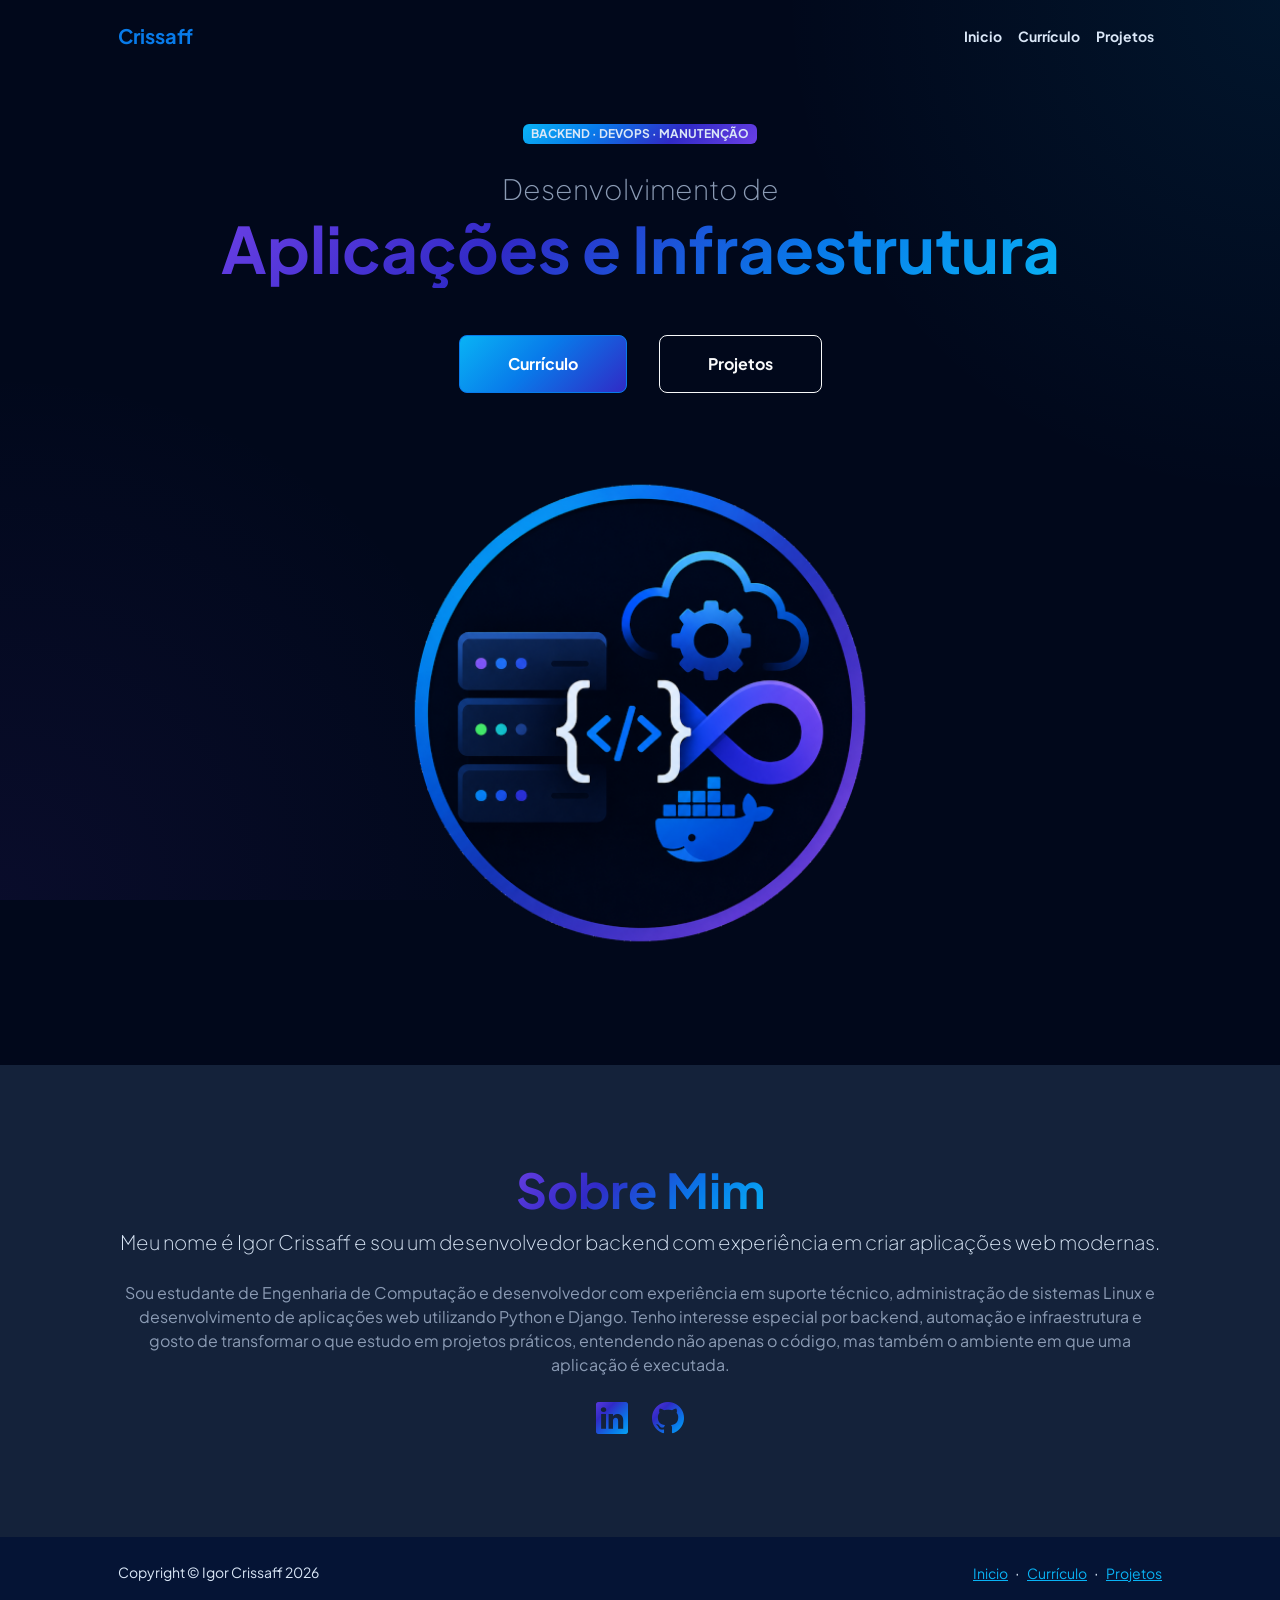
<file: index.html>
<!DOCTYPE html>
<html lang="pt-br">
    <head>
        <meta charset="utf-8" />
        <meta name="viewport" content="width=device-width, initial-scale=1, shrink-to-fit=no" />
        <meta name="description" content="Desenvolvedor Backend e especialista em Infraestrutura" />
        <meta name="author" content="Igor Crissaff" />
        <title>Igor Crissaff - Desenvolvimento Backend e Infraestrutura</title>
        <!-- Favicon-->
        <link rel="icon" type="image/x-icon" href="assets/favicon.ico" />
        <!-- Custom Google font-->
        <link rel="preconnect" href="https://fonts.googleapis.com" />
        <link rel="preconnect" href="https://fonts.gstatic.com" crossorigin />
        <link href="https://fonts.googleapis.com/css2?family=Plus+Jakarta+Sans:wght@100;200;300;400;500;600;700;800;900&amp;display=swap" rel="stylesheet" />
        <!-- Bootstrap icons-->
        <link href="https://cdn.jsdelivr.net/npm/bootstrap-icons@1.8.1/font/bootstrap-icons.css" rel="stylesheet" />
        <!-- Core theme CSS (includes Bootstrap)-->
        <link href="css/styles-dark.css" rel="stylesheet" />
    </head>
    <body class="d-flex flex-column h-100">
        <main class="flex-shrink-0">
            <!-- Navigation-->
            <nav class="navbar navbar-expand-lg navbar-dark py-3">
                <div class="container px-5">
                    <a class="navbar-brand" href="index.html"><span class="fw-bolder text-primary">Crissaff</span></a>
                    <button class="navbar-toggler" type="button" data-bs-toggle="collapse" data-bs-target="#navbarSupportedContent" aria-controls="navbarSupportedContent" aria-expanded="false" aria-label="Toggle navigation"><span class="navbar-toggler-icon"></span></button>
                    <div class="collapse navbar-collapse" id="navbarSupportedContent">
                        <ul class="navbar-nav ms-auto mb-2 mb-lg-0 small fw-bolder">
                            <li class="nav-item"><a class="nav-link" href="index.html">Inicio</a></li>
                            <li class="nav-item"><a class="nav-link" href="resume.html">Currículo</a></li>
                            <li class="nav-item"><a class="nav-link" href="projects.html">Projetos</a></li>
                            <!-- <li class="nav-item"><a class="nav-link" href="contact.html">Contact</a></li> -->
                        </ul>
                    </div>
                </div>
            </nav>
            <!-- Header-->
            <header class="py-5">
                <div class="container px-5 pb-5">
                    <div class="row gx-5 align-items-center">
                        <div class="col-xxl-5">
                            <!-- Header text content-->
                            <div class="text-center text-xxl-start">
                                <div class="badge bg-gradient-primary-to-secondary text-white mb-4"><div class="text-uppercase">Backend &middot; DevOps &middot; Manutenção</div></div>
                                <div class="fs-3 fw-light text-muted">Desenvolvimento de</div>
                                <h1 class="display-3 fw-bolder mb-5"><span class="text-gradient d-inline">Aplicações e Infraestrutura</span></h1>
                                <div class="d-grid gap-3 d-sm-flex justify-content-sm-center justify-content-xxl-start mb-3">
                                    <a class="btn btn-primary btn-lg px-5 py-3 me-sm-3 fs-6 fw-bolder" href="resume.html">Currículo</a>
                                    <a class="btn btn-outline-light btn-lg px-5 py-3 fs-6 fw-bolder" href="projects.html">Projetos</a>
                                </div>
                            </div>
                        </div>
                        <div class="col-xxl-7">
                            <!-- Header profile picture-->
                            <div class="d-flex justify-content-center mt-5 mt-xxl-0">
                                <div class="profile">
                                    <!-- TIP: For best results, use a photo with a transparent background like the demo example below-->
                                    <!-- Watch a tutorial on how to do this on YouTube (link)-->
                                    <img class="profile-img" src="assets/icon.png" alt="..." />
                                </div>
                            </div>
                        </div>
                    </div>
                </div>
            </header>
            <!-- About Section-->
            <section class="bg-light py-5">
                <div class="container px-5">
                    <div class="row gx-5 justify-content-center">
                        <div class="col-xxl-8">
                            <div class="text-center my-5">
                                <h2 class="display-5 fw-bolder"><span class="text-gradient d-inline">Sobre Mim</span></h2>
                                <p class="lead fw-light mb-4">
                                    Meu nome é Igor Crissaff e sou um 
                                    desenvolvedor backend com experiência em 
                                    criar aplicações web modernas.
                                </p>
                                <p class="text-muted">
                                    Sou estudante de Engenharia de Computação e 
                                    desenvolvedor com experiência em suporte técnico, 
                                    administração de sistemas Linux e desenvolvimento 
                                    de aplicações web utilizando Python e Django. 
                                    Tenho interesse especial por backend, automação e 
                                    infraestrutura e gosto de transformar o que estudo 
                                    em projetos práticos, entendendo não apenas o código, 
                                    mas também o ambiente em que uma aplicação é executada.                               
                                </p>
                                <div class="d-flex justify-content-center fs-2 gap-4">
                                    <a class="text-gradient" target="_blank" href="https://www.linkedin.com/in/igor-crissaff"><i class="bi bi-linkedin"></i></a>
                                    <a class="text-gradient" target="_blank" href="https://github.com/igorcrissaff"><i class="bi bi-github"></i></a>
                                </div>
                            </div>
                        </div>
                    </div>
                </div>
            </section>
        </main>
        <!-- Footer-->
        <footer class="bg-white py-4 mt-auto">
            <div class="container px-5">
                <div class="row align-items-center justify-content-between flex-column flex-sm-row">
                    <div class="col-auto"><div class="small m-0">Copyright &copy; Igor Crissaff 2026</div></div>
                    <div class="col-auto">
                        <a class="small" href="index.html">Inicio</a>
                        <span class="mx-1">&middot;</span>
                        <a class="small" href="resume.html">Currículo</a>
                        <span class="mx-1">&middot;</span>
                        <a class="small" href="projects.html">Projetos</a>
                    </div>
                </div>
            </div>
        </footer>
        <!-- Bootstrap core JS-->
        <script src="https://cdn.jsdelivr.net/npm/bootstrap@5.2.3/dist/js/bootstrap.bundle.min.js"></script>
        <!-- Core theme JS-->
        <script src="js/scripts.js"></script>
    </body>
</html>
</file>
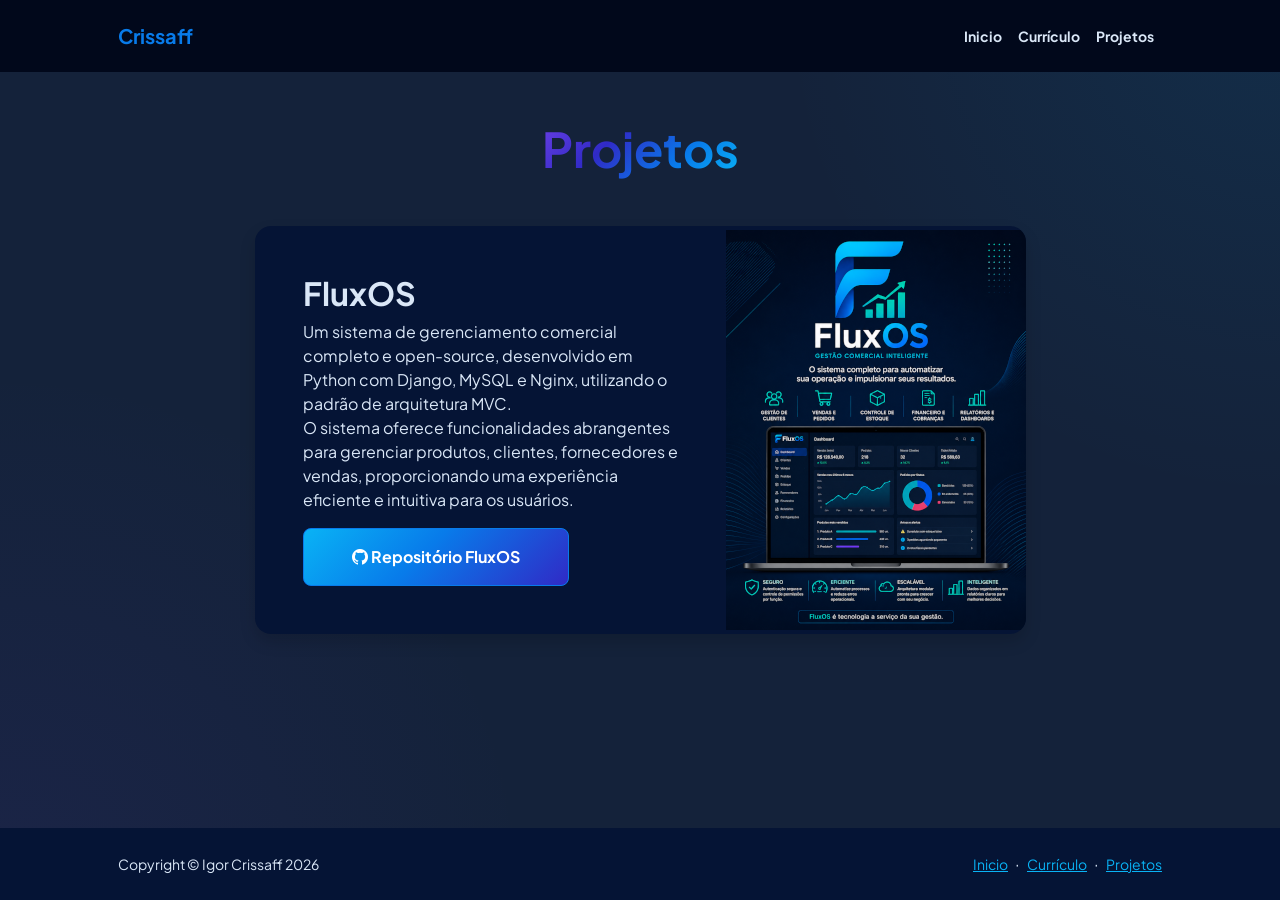
<file: projects.html>
<!DOCTYPE html>
<html lang="pt-br">
    <head>
        <meta charset="utf-8" />
        <meta name="viewport" content="width=device-width, initial-scale=1, shrink-to-fit=no" />
        <meta name="description" content="" />
        <meta name="author" content="" />
        <title>Igor Crissaff - Projetos</title>
        <!-- Favicon-->
        <link rel="icon" type="image/x-icon" href="assets/favicon.ico" />
        <!-- Custom Google font-->
        <link rel="preconnect" href="https://fonts.googleapis.com" />
        <link rel="preconnect" href="https://fonts.gstatic.com" crossorigin />
        <link href="https://fonts.googleapis.com/css2?family=Plus+Jakarta+Sans:wght@100;200;300;400;500;600;700;800;900&amp;display=swap" rel="stylesheet" />
        <!-- Bootstrap icons-->
        <link href="https://cdn.jsdelivr.net/npm/bootstrap-icons@1.8.1/font/bootstrap-icons.css" rel="stylesheet" />
        <!-- Core theme CSS (includes Bootstrap)-->
        <link href="css/styles-dark.css" rel="stylesheet" />
    </head>
    <body class="d-flex flex-column h-100 bg-light">
        <main class="flex-shrink-0">
            <!-- Navigation-->
            <nav class="navbar navbar-expand-lg navbar-dark bg-dark py-3">
                <div class="container px-5">
                    <a class="navbar-brand" href="index.html"><span class="fw-bolder text-primary">Crissaff</span></a>
                    <button class="navbar-toggler" type="button" data-bs-toggle="collapse" data-bs-target="#navbarSupportedContent" aria-controls="navbarSupportedContent" aria-expanded="false" aria-label="Toggle navigation"><span class="navbar-toggler-icon"></span></button>
                    <div class="collapse navbar-collapse" id="navbarSupportedContent">
                        <ul class="navbar-nav ms-auto mb-2 mb-lg-0 small fw-bolder">
                            <li class="nav-item"><a class="nav-link" href="index.html">Inicio</a></li>
                            <li class="nav-item"><a class="nav-link" href="resume.html">Currículo</a></li>
                            <li class="nav-item"><a class="nav-link" href="projects.html">Projetos</a></li>
                            <!-- <li class="nav-item"><a class="nav-link" href="contact.html">Contact</a></li> -->
                        </ul>
                    </div>
                </div>
            </nav>
            <!-- Projects Section-->
            <section class="py-5">
                <div class="container px-5 mb-5">
                    <div class="text-center mb-5">
                        <h1 class="display-5 fw-bolder mb-0"><span class="text-gradient d-inline">Projetos</span></h1>
                    </div>
                    <div class="row gx-5 justify-content-center">
                        <div class="col-lg-11 col-xl-9 col-xxl-8">
                            <!-- Project Card 1-->
                            <div class="card overflow-hidden shadow rounded-4 border-0 mb-5">
                                <div class="card-body p-0">
                                    <div class="d-flex align-items-center">
                                        <div class="p-5">
                                            <h2 class="fw-bolder">FluxOS</h2>
                                            <p>
                                                Um sistema de gerenciamento comercial completo e open-source, 
                                                desenvolvido em Python com Django, MySQL e Nginx, utilizando o padrão de arquitetura MVC. <br>
                                                O sistema oferece funcionalidades abrangentes para gerenciar produtos, 
                                                clientes, fornecedores e vendas, proporcionando uma experiência eficiente 
                                                e intuitiva para os usuários.
                                            </p>
                                            <a class="btn btn-primary btn-lg px-5 py-3 me-sm-3 fs-6 fw-bolder" href="https://github.com/igorcrissaff/FluxOS" target="_blank">
                                                <i class="bi bi-github"></i> Repositório FluxOS
                                            </a>
                                        </div>
                                        <img class="img-fluid" src="assets/fluxos.png" alt="..." />
                                    </div>
                                </div>
                            </div>
                        </div>
                    </div>
                </div>
            </section>
            
        </main>
        <!-- Footer-->
        <footer class="bg-white py-4 mt-auto">
            <div class="container px-5">
                <div class="row align-items-center justify-content-between flex-column flex-sm-row">
                    <div class="col-auto"><div class="small m-0">Copyright &copy; Igor Crissaff 2026</div></div>
                    <div class="col-auto">
                        <a class="small" href="index.html">Inicio</a>
                        <span class="mx-1">&middot;</span>
                        <a class="small" href="resume.html">Currículo</a>
                        <span class="mx-1">&middot;</span>
                        <a class="small" href="projects.html">Projetos</a>
                    </div>
                </div>
            </div>
        </footer>
        <!-- Bootstrap core JS-->
        <script src="https://cdn.jsdelivr.net/npm/bootstrap@5.2.3/dist/js/bootstrap.bundle.min.js"></script>
        <!-- Core theme JS-->
        <script src="js/scripts.js"></script>
    </body>
</html>
</file>
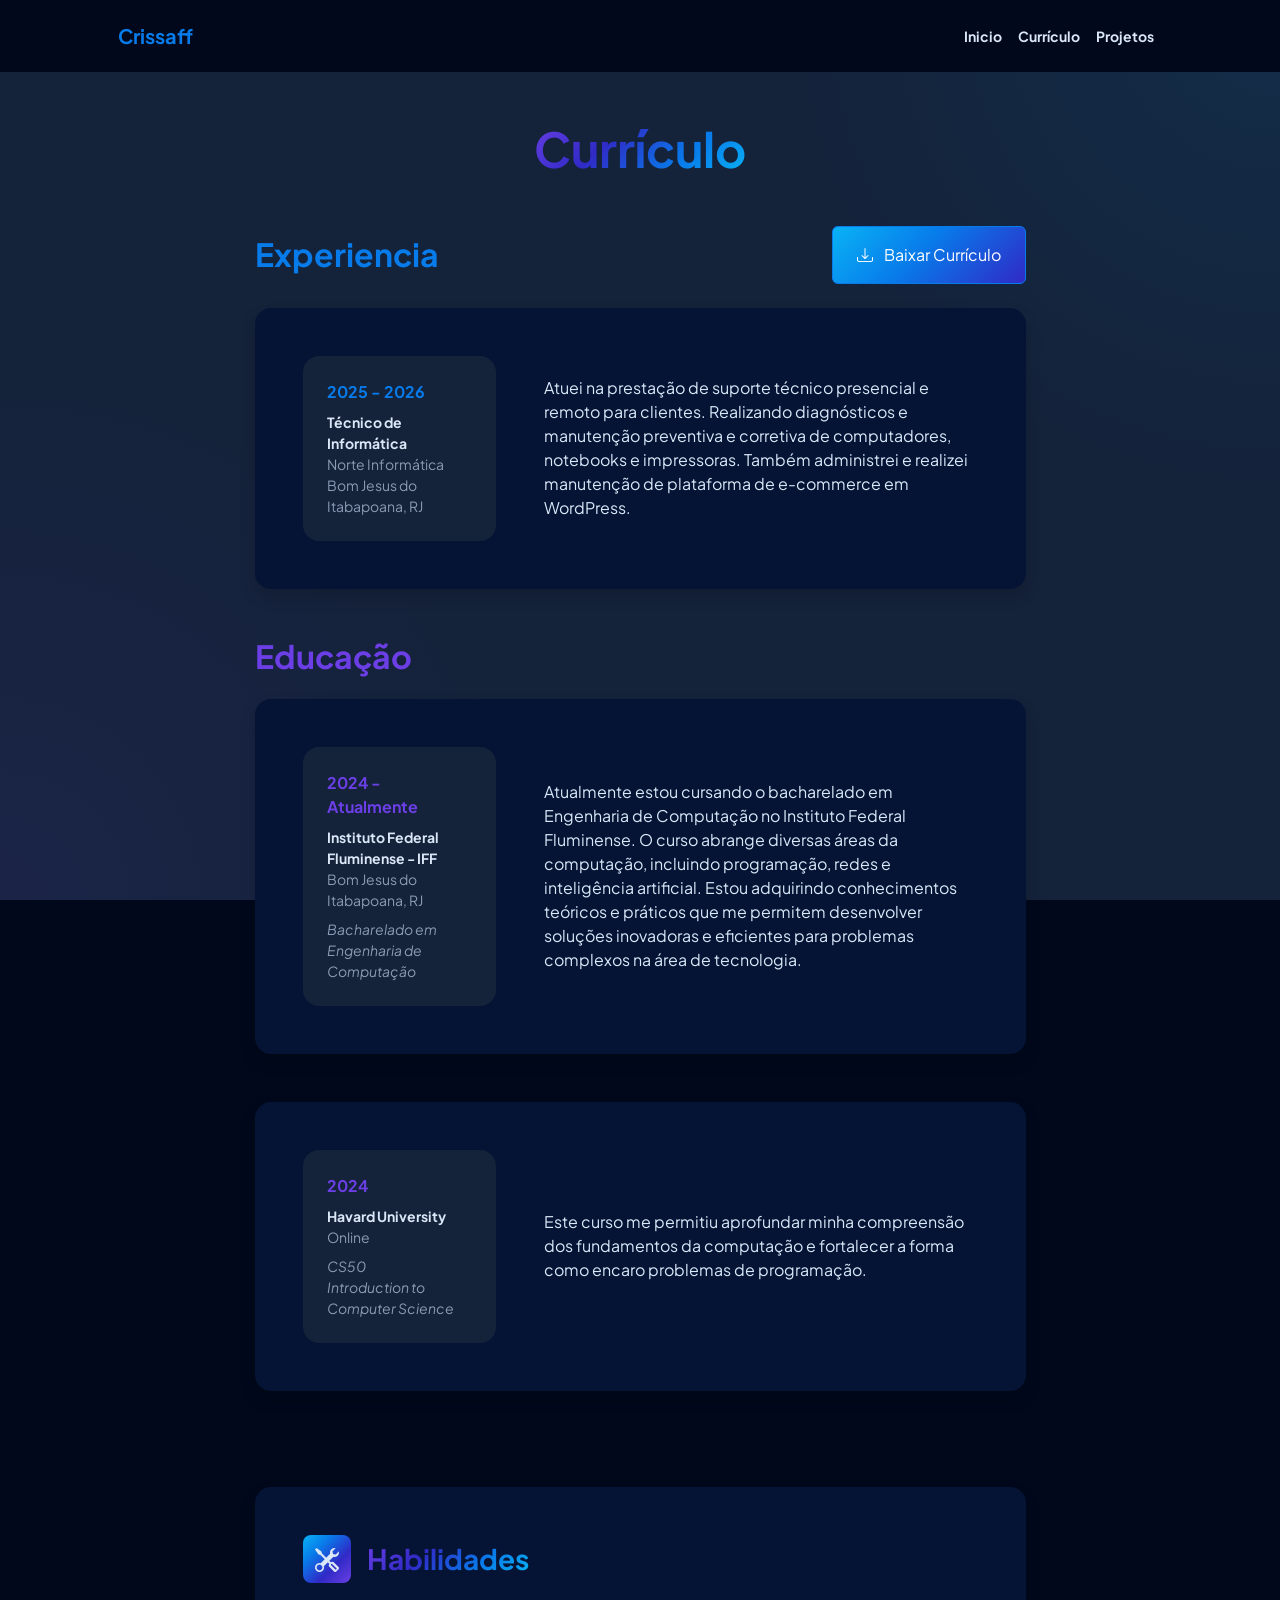
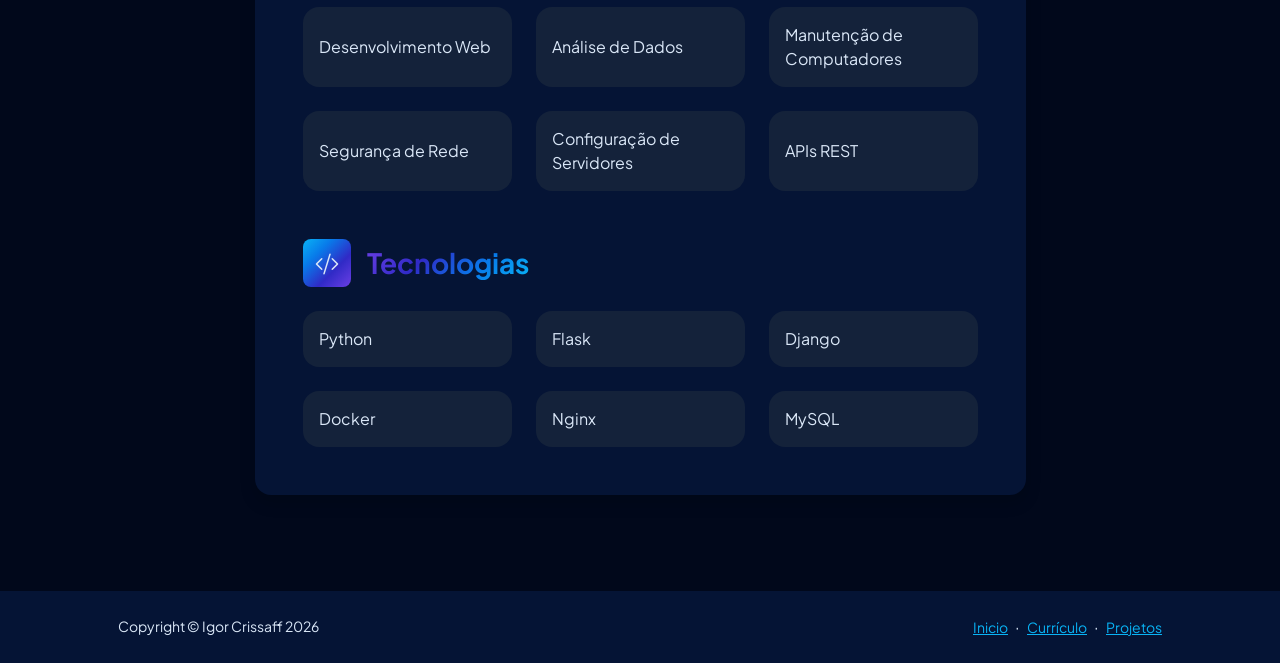
<file: resume.html>
<!DOCTYPE html>
<html lang="pt-br">
    <head>
        <meta charset="utf-8" />
        <meta name="viewport" content="width=device-width, initial-scale=1, shrink-to-fit=no" />
        <meta name="description" content="" />
        <meta name="author" content="" />
        <title>Igor Crissaff - Currículo</title>
        <!-- Favicon-->
        <link rel="icon" type="image/x-icon" href="assets/favicon.ico" />
        <!-- Custom Google font-->
        <link rel="preconnect" href="https://fonts.googleapis.com" />
        <link rel="preconnect" href="https://fonts.gstatic.com" crossorigin />
        <link href="https://fonts.googleapis.com/css2?family=Plus+Jakarta+Sans:wght@100;200;300;400;500;600;700;800;900&amp;display=swap" rel="stylesheet" />
        <!-- Bootstrap icons-->
        <link href="https://cdn.jsdelivr.net/npm/bootstrap-icons@1.8.1/font/bootstrap-icons.css" rel="stylesheet" />
        <!-- Core theme CSS (includes Bootstrap)-->
        <link href="css/styles-dark.css" rel="stylesheet" />
    </head>
    <body class="d-flex flex-column h-100 bg-light">
        <main class="flex-shrink-0">
            <!-- Navigation-->
            <nav class="navbar navbar-expand-lg navbar-dark bg-dark py-3">
                <div class="container px-5">
                    <a class="navbar-brand" href="index.html"><span class="fw-bolder text-primary">Crissaff</span></a>
                    <button class="navbar-toggler" type="button" data-bs-toggle="collapse" data-bs-target="#navbarSupportedContent" aria-controls="navbarSupportedContent" aria-expanded="false" aria-label="Toggle navigation"><span class="navbar-toggler-icon"></span></button>
                    <div class="collapse navbar-collapse" id="navbarSupportedContent">
                        <ul class="navbar-nav ms-auto mb-2 mb-lg-0 small fw-bolder">
                            <li class="nav-item"><a class="nav-link" href="index.html">Inicio</a></li>
                            <li class="nav-item"><a class="nav-link" href="resume.html">Currículo</a></li>
                            <li class="nav-item"><a class="nav-link" href="projects.html">Projetos</a></li>
                            <!-- <li class="nav-item"><a class="nav-link" href="contact.html">Contact</a></li> -->
                        </ul>
                    </div>
                </div>
            </nav>
            <!-- Page Content-->
            <div class="container px-5 my-5">
                <div class="text-center mb-5">
                    <h1 class="display-5 fw-bolder mb-0"><span class="text-gradient d-inline">Currículo</span></h1>
                </div>
                <div class="row gx-5 justify-content-center">
                    <div class="col-lg-11 col-xl-9 col-xxl-8">
                        <!-- Experience Section-->
                        <section>
                            <div class="d-flex align-items-center justify-content-between mb-4">
                                <h2 class="text-primary fw-bolder mb-0">Experiencia</h2>
                                <!-- Download resume button-->
                                <!-- Note: Set the link href target to a PDF file within your project-->
                                <a class="btn btn-primary px-4 py-3" target="_blank" href="Igor_Crissaff_Brites_Curriculo_Dev_TI.pdf">
                                    <div class="d-inline-block bi bi-download me-2"></div>
                                    Baixar Currículo
                                </a>
                            </div>
                            <!-- Experience Card 1-->
                            <div class="card shadow border-0 rounded-4 mb-5">
                                <div class="card-body p-5">
                                    <div class="row align-items-center gx-5">
                                        <div class="col text-center text-lg-start mb-4 mb-lg-0">
                                            <div class="bg-light p-4 rounded-4">
                                                <div class="text-primary fw-bolder mb-2">2025 - 2026</div>
                                                <div class="small fw-bolder">Técnico de Informática</div>
                                                <div class="small text-muted">Norte Informática</div>
                                                <div class="small text-muted">Bom Jesus do Itabapoana, RJ</div>
                                            </div>
                                        </div>
                                        <div class="col-lg-8">
                                            <div>
                                                Atuei na prestação de suporte técnico presencial e remoto para clientes.
                                                Realizando diagnósticos e manutenção preventiva e corretiva de computadores, notebooks e impressoras.
                                                Também administrei e realizei manutenção de plataforma de e-commerce em WordPress.
                                            </div>
                                        </div>
                                    </div>
                                </div>
                            </div>
                        </section>
                        
                        <!-- Education Section-->
                        <section>
                            <h2 class="text-secondary fw-bolder mb-4">Educação</h2>
                            <!-- Education Card 1-->
                            <div class="card shadow border-0 rounded-4 mb-5">
                                <div class="card-body p-5">
                                    <div class="row align-items-center gx-5">
                                        <div class="col text-center text-lg-start mb-4 mb-lg-0">
                                            <div class="bg-light p-4 rounded-4">
                                                <div class="text-secondary fw-bolder mb-2">2024 - Atualmente</div>
                                                <div class="mb-2">
                                                    <div class="small fw-bolder">Instituto Federal Fluminense - IFF</div>
                                                    <div class="small text-muted">Bom Jesus do Itabapoana, RJ</div>
                                                </div>
                                                <div class="fst-italic">
                                                    <div class="small text-muted">Bacharelado em</div>
                                                    <div class="small text-muted">Engenharia de Computação</div>
                                                </div>
                                            </div>
                                        </div>
                                        <div class="col-lg-8">
                                            <div>
                                                Atualmente estou cursando o bacharelado em Engenharia de Computação no Instituto Federal Fluminense.
                                                O curso abrange diversas áreas da computação, incluindo programação, redes e inteligência artificial.
                                                Estou adquirindo conhecimentos teóricos e práticos que me permitem desenvolver soluções inovadoras e eficientes
                                                para problemas complexos na área de tecnologia.
                                            </div>
                                        </div>
                                    </div>
                                </div>
                            </div>
                            <!-- Education Card 2-->
                            <div class="card shadow border-0 rounded-4 mb-5">
                                <div class="card-body p-5">
                                    <div class="row align-items-center gx-5">
                                        <div class="col text-center text-lg-start mb-4 mb-lg-0">
                                            <div class="bg-light p-4 rounded-4">
                                                <div class="text-secondary fw-bolder mb-2">2024</div>
                                                <div class="mb-2">
                                                    <div class="small fw-bolder">Havard University</div>
                                                    <div class="small text-muted">Online</div>
                                                </div>
                                                <div class="fst-italic">
                                                    <div class="small text-muted">CS50</div>
                                                    <div class="small text-muted">Introduction to Computer Science</div>
                                                </div>
                                            </div>
                                        </div>
                                        <div class="col-lg-8">
                                            <div>
                                                Este curso me permitiu aprofundar minha compreensão 
                                                dos fundamentos da computação e fortalecer a forma como 
                                                encaro problemas de programação.
                                            </div>
                                        </div>
                                    </div>
                                </div>
                            </div>
                        </section>
                        <!-- Divider-->
                        <div class="pb-5"></div>
                        <!-- Skills Section-->
                        <section>
                            <!-- Skillset Card-->
                            <div class="card shadow border-0 rounded-4 mb-5">
                                <div class="card-body p-5">
                                    <!-- Professional skills list-->
                                    <div class="mb-5">
                                        <div class="d-flex align-items-center mb-4">
                                            <div class="feature bg-primary bg-gradient-primary-to-secondary text-white rounded-3 me-3"><i class="bi bi-tools"></i></div>
                                            <h3 class="fw-bolder mb-0"><span class="text-gradient d-inline">Habilidades</span></h3>
                                        </div>
                                        <div class="row row-cols-1 row-cols-md-3 mb-4">
                                            <div class="col mb-4 mb-md-0"><div class="d-flex align-items-center bg-light rounded-4 p-3 h-100">Desenvolvimento Web</div></div>
                                            <div class="col mb-4 mb-md-0"><div class="d-flex align-items-center bg-light rounded-4 p-3 h-100">Análise de Dados</div></div>
                                            <div class="col"><div class="d-flex align-items-center bg-light rounded-4 p-3 h-100">Manutenção de Computadores</div></div>
                                        </div>
                                        <div class="row row-cols-1 row-cols-md-3">
                                            <div class="col mb-4 mb-md-0"><div class="d-flex align-items-center bg-light rounded-4 p-3 h-100">Segurança de Rede</div></div>
                                            <div class="col mb-4 mb-md-0"><div class="d-flex align-items-center bg-light rounded-4 p-3 h-100">Configuração de Servidores</div></div>
                                            <div class="col"><div class="d-flex align-items-center bg-light rounded-4 p-3 h-100">APIs REST</div></div>
                                        </div>
                                    </div>
                                    <!-- Technologies list-->
                                    <div class="mb-0">
                                        <div class="d-flex align-items-center mb-4">
                                            <div class="feature bg-primary bg-gradient-primary-to-secondary text-white rounded-3 me-3"><i class="bi bi-code-slash"></i></div>
                                            <h3 class="fw-bolder mb-0"><span class="text-gradient d-inline">Tecnologias</span></h3>
                                        </div>
                                        <div class="row row-cols-1 row-cols-md-3 mb-4">
                                            <div class="col mb-4 mb-md-0"><div class="d-flex align-items-center bg-light rounded-4 p-3 h-100">Python</div></div>
                                            <div class="col mb-4 mb-md-0"><div class="d-flex align-items-center bg-light rounded-4 p-3 h-100">Flask</div></div>
                                            <div class="col"><div class="d-flex align-items-center bg-light rounded-4 p-3 h-100">Django</div></div>
                                        </div>
                                        <div class="row row-cols-1 row-cols-md-3">
                                            <div class="col mb-4 mb-md-0"><div class="d-flex align-items-center bg-light rounded-4 p-3 h-100">Docker</div></div>
                                            <div class="col mb-4 mb-md-0"><div class="d-flex align-items-center bg-light rounded-4 p-3 h-100">Nginx</div></div>
                                            <div class="col"><div class="d-flex align-items-center bg-light rounded-4 p-3 h-100">MySQL</div></div>
                                        </div>
                                    </div>
                                </div>
                            </div>
                        </section>
                    </div>
                </div>
            </div>
        </main>
        <!-- Footer-->
        <footer class="bg-white py-4 mt-auto">
            <div class="container px-5">
                <div class="row align-items-center justify-content-between flex-column flex-sm-row">
                    <div class="col-auto"><div class="small m-0">Copyright &copy; Igor Crissaff 2026</div></div>
                    <div class="col-auto">
                        <a class="small" href="index.html">Inicio</a>
                        <span class="mx-1">&middot;</span>
                        <a class="small" href="resume.html">Currículo</a>
                        <span class="mx-1">&middot;</span>
                        <a class="small" href="projects.html">Projetos</a>
                    </div>
                </div>
            </div>
        </footer>
        <!-- Bootstrap core JS-->
        <script src="https://cdn.jsdelivr.net/npm/bootstrap@5.2.3/dist/js/bootstrap.bundle.min.js"></script>
        <!-- Core theme JS-->
        <script src="js/scripts.js"></script>
    </body>
</html>
</file>
